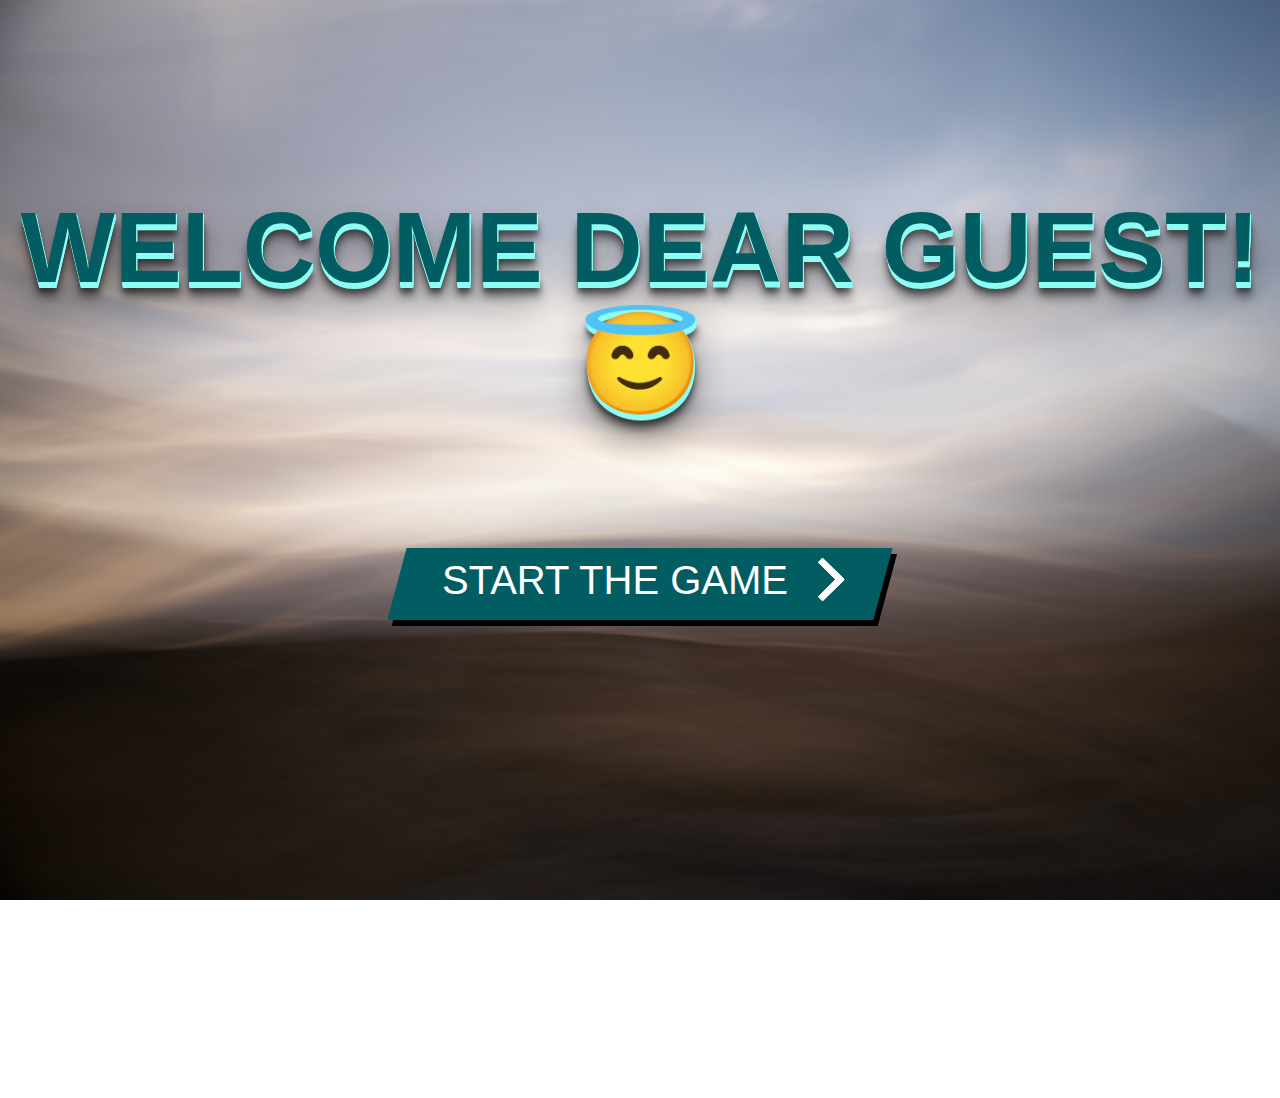
<file: index.html>
<!DOCTYPE html>
<html lang="en">
<head>
    <meta charset="UTF-8">
    <meta http-equiv="X-UA-Compatible" content="IE=edge">
    <meta name="viewport" content="width=device-width, initial-scale=1.0">
    <link rel="stylesheet" type="text/css" href="main.css" />
    <script src="index.js" defer></script>
    <title>Jovan's game</title>
</head>
<body class="background">
    <main>
      <h1>Welcome dear guest! 😇</h1>
      <section>
      </section>
      <!-- 13-26 was isnpired from the web -->
      <div class="wrapper">
         <a class="cta" href="second.html">
         <span>START THE GAME</span>
         <span>
            <svg width="66px" height="43px" viewBox="0 0 66 43" version="1.1" xmlns="http://www.w3.org/2000/svg" xmlns:xlink="http://www.w3.org/1999/xlink">
              <g id="arrow" stroke="none" stroke-width="1" fill="none" fill-rule="evenodd">
                <path class="one" d="M40.1543933,3.89485454 L43.9763149,0.139296592 C44.1708311,-0.0518420739 44.4826329,-0.0518571125 44.6771675,0.139262789 L65.6916134,20.7848311 C66.0855801,21.1718824 66.0911863,21.8050225 65.704135,22.1989893 C65.7000188,22.2031791 65.6958657,22.2073326 65.6916762,22.2114492 L44.677098,42.8607841 C44.4825957,43.0519059 44.1708242,43.0519358 43.9762853,42.8608513 L40.1545186,39.1069479 C39.9575152,38.9134427 39.9546793,38.5968729 40.1481845,38.3998695 C40.1502893,38.3977268 40.1524132,38.395603 40.1545562,38.3934985 L56.9937789,21.8567812 C57.1908028,21.6632968 57.193672,21.3467273 57.0001876,21.1497035 C56.9980647,21.1475418 56.9959223,21.1453995 56.9937605,21.1432767 L40.1545208,4.60825197 C39.9574869,4.41477773 39.9546013,4.09820839 40.1480756,3.90117456 C40.1501626,3.89904911 40.1522686,3.89694235 40.1543933,3.89485454 Z" fill="#FFFFFF"></path>
                <path class="two" d="M20.1543933,3.89485454 L23.9763149,0.139296592 C24.1708311,-0.0518420739 24.4826329,-0.0518571125 24.6771675,0.139262789 L45.6916134,20.7848311 C46.0855801,21.1718824 46.0911863,21.8050225 45.704135,22.1989893 C45.7000188,22.2031791 45.6958657,22.2073326 45.6916762,22.2114492 L24.677098,42.8607841 C24.4825957,43.0519059 24.1708242,43.0519358 23.9762853,42.8608513 L20.1545186,39.1069479 C19.9575152,38.9134427 19.9546793,38.5968729 20.1481845,38.3998695 C20.1502893,38.3977268 20.1524132,38.395603 20.1545562,38.3934985 L36.9937789,21.8567812 C37.1908028,21.6632968 37.193672,21.3467273 37.0001876,21.1497035 C36.9980647,21.1475418 36.9959223,21.1453995 36.9937605,21.1432767 L20.1545208,4.60825197 C19.9574869,4.41477773 19.9546013,4.09820839 20.1480756,3.90117456 C20.1501626,3.89904911 20.1522686,3.89694235 20.1543933,3.89485454 Z" fill="#FFFFFF"></path>
                <path class="three" d="M0.154393339,3.89485454 L3.97631488,0.139296592 C4.17083111,-0.0518420739 4.48263286,-0.0518571125 4.67716753,0.139262789 L25.6916134,20.7848311 C26.0855801,21.1718824 26.0911863,21.8050225 25.704135,22.1989893 C25.7000188,22.2031791 25.6958657,22.2073326 25.6916762,22.2114492 L4.67709797,42.8607841 C4.48259567,43.0519059 4.17082418,43.0519358 3.97628526,42.8608513 L0.154518591,39.1069479 C-0.0424848215,38.9134427 -0.0453206733,38.5968729 0.148184538,38.3998695 C0.150289256,38.3977268 0.152413239,38.395603 0.154556228,38.3934985 L16.9937789,21.8567812 C17.1908028,21.6632968 17.193672,21.3467273 17.0001876,21.1497035 C16.9980647,21.1475418 16.9959223,21.1453995 16.9937605,21.1432767 L0.15452076,4.60825197 C-0.0425130651,4.41477773 -0.0453986756,4.09820839 0.148075568,3.90117456 C0.150162624,3.89904911 0.152268631,3.89694235 0.154393339,3.89485454 Z" fill="#FFFFFF"></path>
              </g>
            </svg>
          </span> 
         </a>
      </div>
    </main>
</body>
</html>
</file>
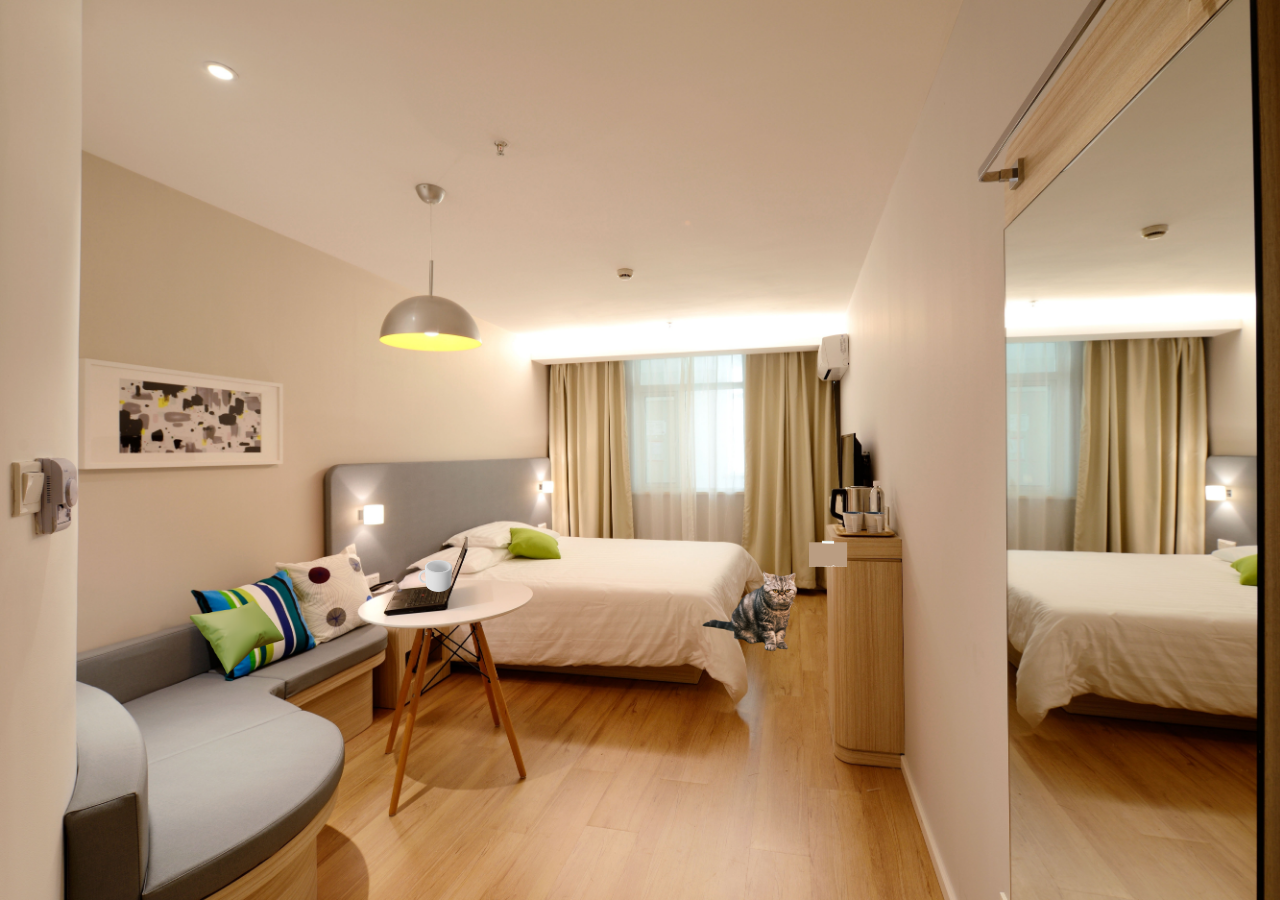
<file: second.html>
<!DOCTYPE html>
<html lang="en">
<head>
    <meta charset="UTF-8">
    <meta http-equiv="X-UA-Compatible" content="IE=edge">
    <meta name="viewport" content="width=device-width, initial-scale=1.0">
    <link rel="stylesheet" type="text/css" href="second.css" />
    <title>Jovan's game</title>
</head>
<body class="background">
    <main>
     <img src="pillow.png" id="pillow">
     <img src="mug.png" id="mug">
     <img src="cat.png" onclick="alert('Do not touch the cat! 😡')" id="cat">
     <img src="note.png" id="note">
     <img src="glasses.png" onclick="alert('Now you look fabulous while solving a mystery! 😍')" id="glasses">
     <img src="driver.png" onclick="alert('The key was stuck behind the picture frame. Well done! 🤓')" id="driver">
     <a href="third.html"><img src="key.png" onclick="alert('Mystery — solved. Well done! 😎')" id="key"></a>
     <img src="lovenote.png" onclick="alert('You are doing amazing!')" id="lovenote">
     <rect width="300" height="100" id="rectangle"/>
    </main>
    <script src="second.js"></script>
</body>
</html>
</file>
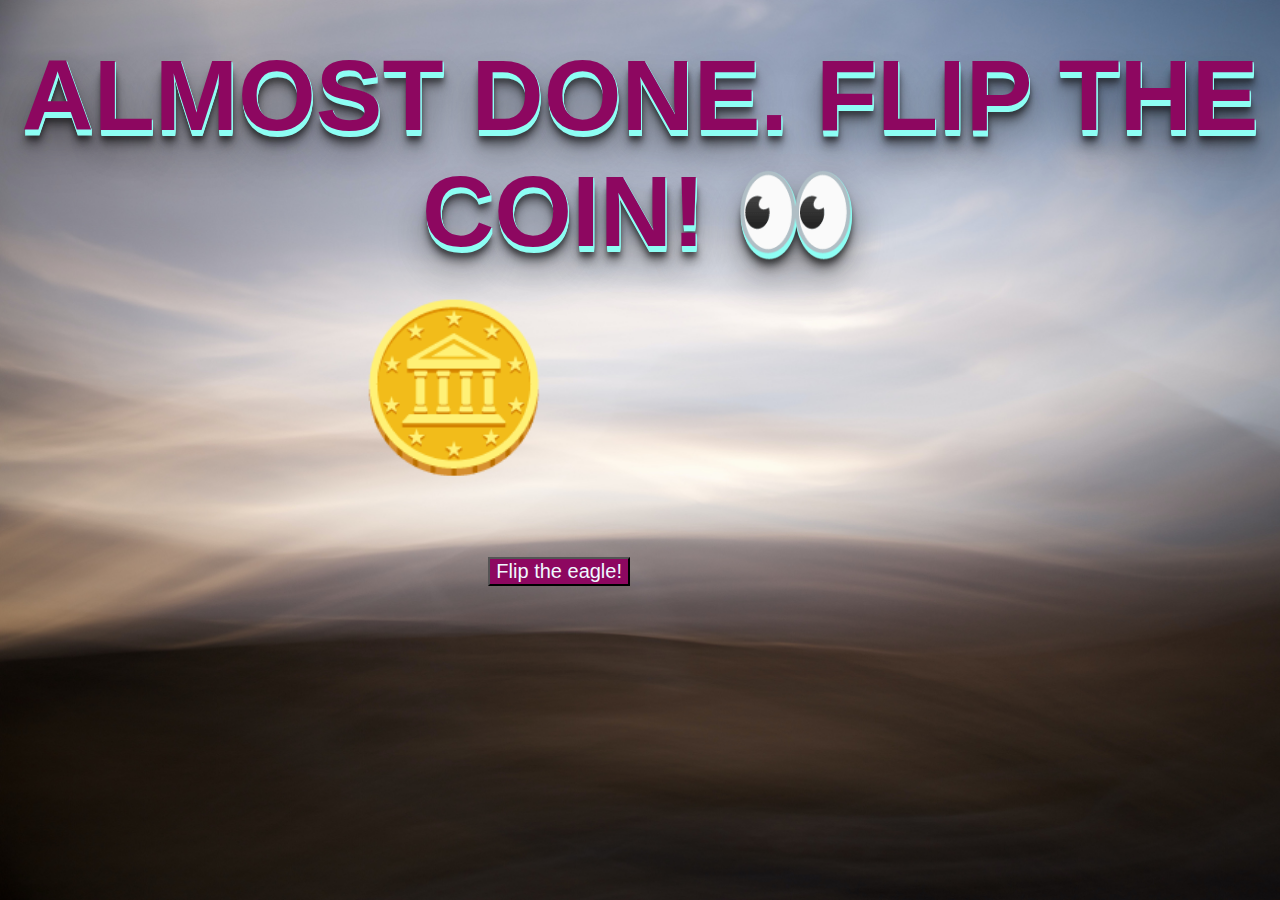
<file: third.html>
<!DOCTYPE html>
<html lang="en">
<head>
    <meta charset="UTF-8">
    <meta http-equiv="X-UA-Compatible" content="IE=edge">
    <meta name="viewport" content="width=device-width, initial-scale=1.0">
    <link rel="stylesheet" type="text/css" href="third.css" />
    <title>Jovan's Game</title>
</head>
<body class="background">
    <main>
        <button id="flip" type="button" class="coin">Flip the eagle!</button>
        <div id="result"></div>
        <img src="lost.png" id="lose" class="red" width="600px">
        <img src="win.png" id="win" class="green" width="700px"> 
     <div class="dime">🪙</div>
     <h1>Almost done. Flip the coin! 👀</h1>
    </main>
    <script src="third.js"></script>
</body>
</html>
</file>
<file: main.css>
h1 {
    margin-top: 15%;
    margin-bottom: 10%;
    position: relative;
  /* <!--The following 7 lines of code was adapted from https://blog.logrocket.com/five-cool-css-header-styles-with-cross-browser-compatibility/#:~:text=Transform%20the%20text%20to%20uppercase%20so%20it%20stands%20out%20more.%20Here%E2%80%99s%20the%20complete%20CSS%20syntax%20for%20the%20header%20text%3A --> */
  font-size: 100px;
  font-weight: 600;
  text-align: center;
  font-family: "Franklin Gothic Medium", "Arial Narrow", Arial, sans-serif;
  color: #015d62;
  text-transform: uppercase;
  text-shadow: 1px 1px 0px #8efef4, 1px 2px 0px #8efef4, 1px 3px 0px #8efef4,
    1px 4px 0px #8efef4, 1px 5px 0px #8efef4, 1px 6px 0px #8efef4,
    1px 10px 5px rgba(16, 16, 16, 0.5), 1px 15px 10px rgba(16, 16, 16, 0.4),
    1px 20px 30px rgba(16, 16, 16, 0.3), 1px 25px 50px rgba(16, 16, 16, 0.2);
}

.background {
    background-image: url("background.jpg");
    background-attachment: fixed;
    background-repeat: no-repeat;
    background-size:cover;
    -moz-background-size: cover;
}

/* 17-114 was inspired from the web*/
@import url('https://fonts.googleapis.com/css?family=Poppins:900i');

* {
  box-sizing: border-box;
}

body {
  height: 100vh;
  justify-content: center;
  align-items: center;
}

.wrapper {
  display: flex;
  justify-content: center;
  margin-bottom: 5%;
  align-content: center;
  position:relative;
}

.cta {
    display: flex;
    padding: 10px 45px;
    text-decoration: none;
    font-family: 'Poppins', sans-serif;
    font-size: 40px;
    color: white;
    background: #015d62;
    transition: 1s;
    box-shadow: 6px 6px 0 black;
    transform: skewX(-15deg);
    position: absolute;
}

.cta:focus {
   outline: none; 
}

.cta:hover {
    transition: 0.5s;
    box-shadow: 10px 10px 0 #5491f3;
}

.cta span:nth-child(2) {
    transition: 0.5s;
    margin-right: 0px;
}

.cta:hover  span:nth-child(2) {
    transition: 0.5s;
    margin-right: 45px;
}

  span {
    transform: skewX(15deg) 
  }

  span:nth-child(2) {
    width: 20px;
    margin-left: 30px;
    position: relative;
    top: 12%;
  }
  
/**************SVG****************/

path.one {
    transition: 0.4s;
    transform: translateX(-60%);
}

path.two {
    transition: 0.5s;
    transform: translateX(-30%);
}

.cta:hover path.three {
    animation: color_anim 1s infinite 0.2s;
}

.cta:hover path.one {
    transform: translateX(0%);
    animation: color_anim 1s infinite 0.6s;
}

.cta:hover path.two {
    transform: translateX(0%);
    animation: color_anim 1s infinite 0.4s;
}

/* i adapted this part of the animation to look cuter */

@keyframes color_anim {
    0% {
        fill: white;
    }
    30% {
        fill: #5491f3;
    }
    70% {
        fill: #015d62;
    }
    100% {
        fill: white;
    }
}
</file>
<file: second.css>
.background {
    background-image: url("room.jpg");
    background-attachment: fixed;
    background-repeat: no-repeat;
    background-size:cover;
    -moz-background-size: cover;
}

#pillow {
    position: absolute;
    width: 100px;
    margin-left: 14%;
    margin-top: 45%;
}

#mug {
    position: absolute;
    width: 35px;
    margin-left: 32%;
    margin-top: 43%;
}

#cat {
    position: absolute;
    width: 100px;
    margin-left: 54%;
    margin-top: 43%;
}

#note {
    position: absolute;
    width: 40px;
    margin-left: 62.5%;
    margin-top: 41%;
}

#glasses {
  display: none;
  position: absolute;
  width: 100px;
  margin-left: 7%;
  margin-top: 2%;
}

#driver {
  display: none;
  position: absolute;
  width: 100px;
  margin-left: 15%;
  margin-top: 2%;
}

#key {
  display: none;
  position: absolute;
  width: 60px;
  margin-left: 10%;
  margin-top: 45%;
}

#lovenote {
  display: none;
  position: absolute;
  width: 100px;
  margin-left: 23%;
  margin-top: 2%;
}
</file>
<file: third.css>
.background {
    background-image: url("background.jpg");
    background-attachment: fixed;
    background-repeat: no-repeat;
    background-size:cover;
    -moz-background-size: cover;
}

.dime {
    font-size: 10rem;
    display: inline-block;
    transform-origin: 60% 70%;
    animation: wave-animation 0.5s var(--animation-count) ease-in-out;
    animation-play-state: running;
    position: absolute;
    margin-top: 20%;
    margin-left: 27%;
  }

  :root {
    --animation-count: infinite
  }
  
  @keyframes wave-animation {
      0%,100% {
         transform:rotate(0deg);
         transform: rotate(0deg)
      }
  
      50% {
         transform:rotate(30deg);
         transform:rotate(30deg)
    }

  }

  h1 {
    margin-top: 3%;
    margin-bottom: 10%;
    position: relative;
  /* <!--The following 7 lines of code was adapted from https://blog.logrocket.com/five-cool-css-header-styles-with-cross-browser-compatibility/#:~:text=Transform%20the%20text%20to%20uppercase%20so%20it%20stands%20out%20more.%20Here%E2%80%99s%20the%20complete%20CSS%20syntax%20for%20the%20header%20text%3A --> */
  font-size: 100px;
  font-weight: 600;
  text-align: center;
  font-family: "Franklin Gothic Medium", "Arial Narrow", Arial, sans-serif;
  color: #8d0760;
  text-transform: uppercase;
  text-shadow: 1px 1px 0px #8efef4, 1px 2px 0px #8efef4, 1px 3px 0px #8efef4,
    1px 4px 0px #8efef4, 1px 5px 0px #8efef4, 1px 6px 0px #8efef4,
    1px 10px 5px rgba(16, 16, 16, 0.5), 1px 15px 10px rgba(16, 16, 16, 0.4),
    1px 20px 30px rgba(16, 16, 16, 0.3), 1px 25px 50px rgba(16, 16, 16, 0.2);
}

.coin {
  position: absolute;
  margin-bottom: 5%;
  right: 650px;
  font-size: 20px;
  bottom: 250px;
  background-color: #8d0760;
  color: aliceblue;
  font-family: 'Lucida Sans', 'Lucida Sans Regular', 'Lucida Grande', 'Lucida Sans Unicode', Geneva, Verdana, sans-serif;
}

#result{
  position: absolute;
  right: 660px;
  bottom: 210px;
}

.red{
  display: none;
  size: 100px;
  position: absolute;
  margin-left: 44%;
  margin-top: 10%;
}

.green{
  display: none;
  position: absolute;
  margin-left: 35%;
  margin-top: 4%;
}
</file>
